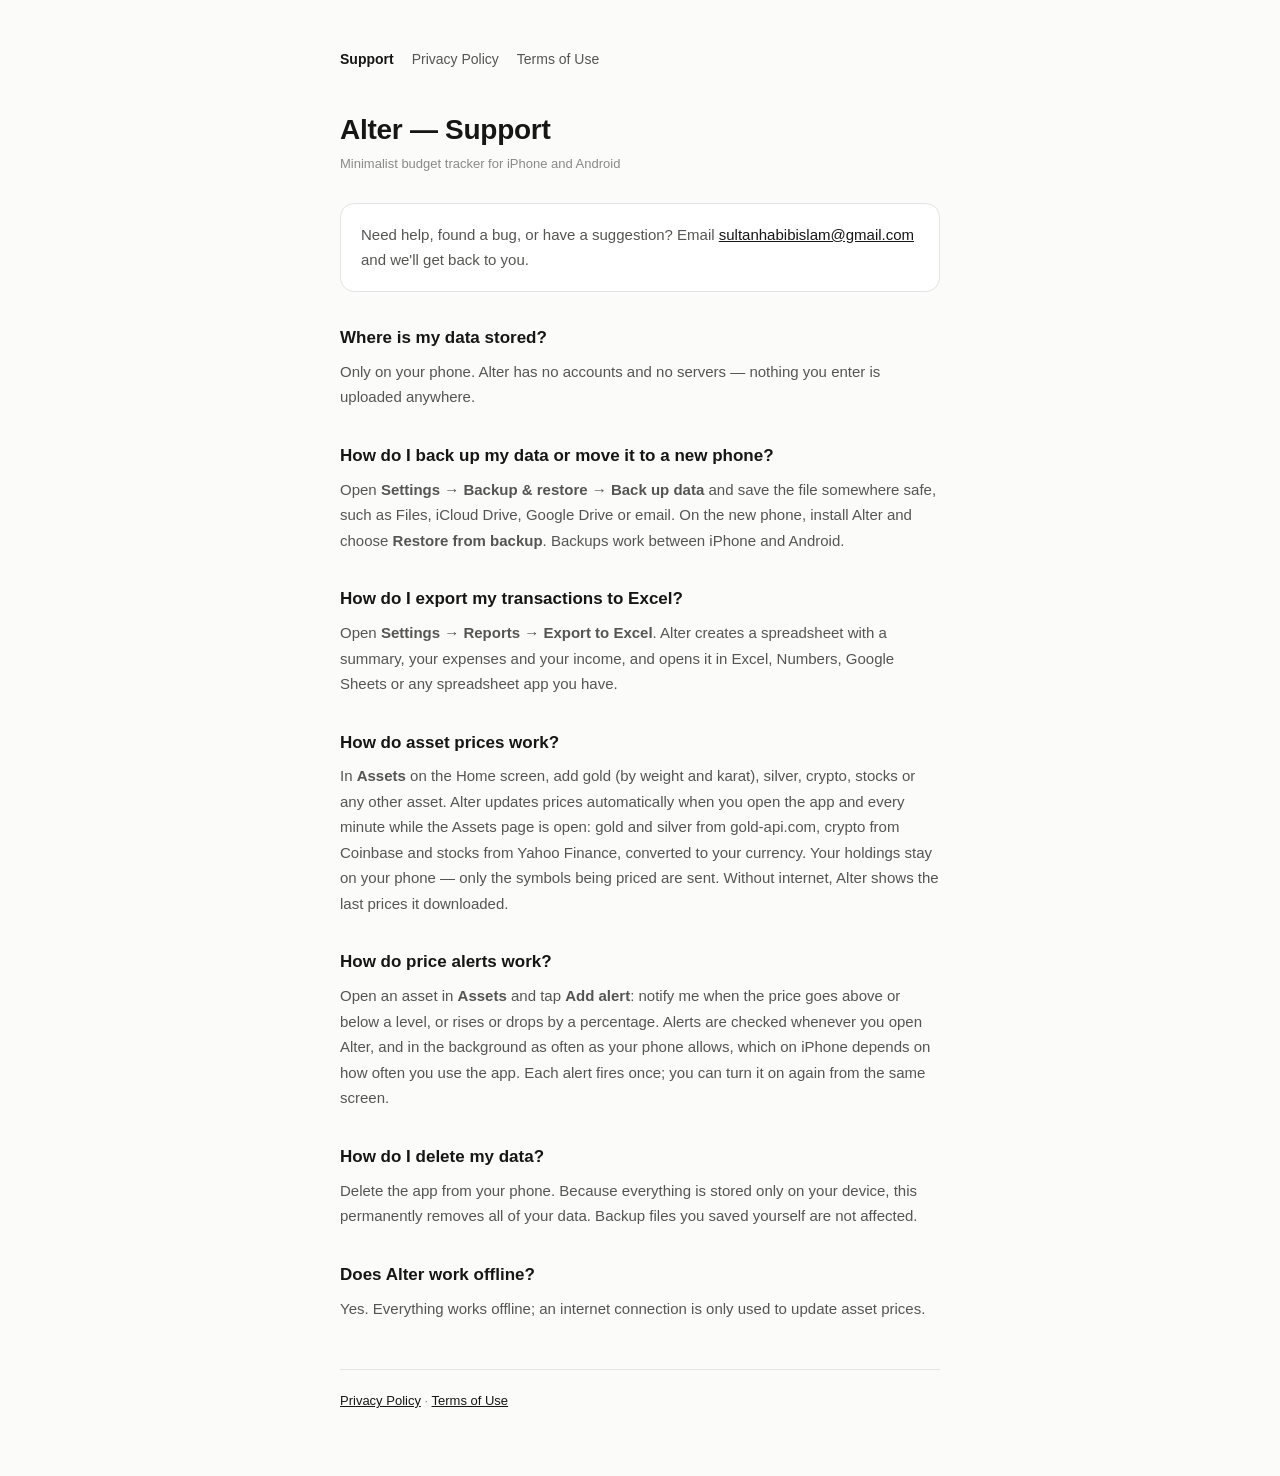
<file: index.html>
<!DOCTYPE html>
<html lang="en">
<head>
  <meta charset="UTF-8" />
  <meta name="viewport" content="width=device-width, initial-scale=1" />
  <title>Alter — Support</title>
  <meta name="description" content="Help and contact for Alter, the minimalist budget tracker." />
  <link rel="icon" href="icon.png" />
  <link rel="stylesheet" href="style.css" />
</head>
<body>
<main>
  <nav>
    <a href="index.html" aria-current="page">Support</a>
    <a href="privacy.html">Privacy Policy</a>
    <a href="terms.html">Terms of Use</a>
  </nav>

  <h1>Alter — Support</h1>
  <p class="meta">Minimalist budget tracker for iPhone and Android</p>

  <div class="card">
    <p>Need help, found a bug, or have a suggestion? Email <a href="mailto:sultanhabibislam@gmail.com">sultanhabibislam@gmail.com</a> and we'll get back to you.</p>
  </div>

  <h2>Where is my data stored?</h2>
  <p>Only on your phone. Alter has no accounts and no servers — nothing you enter is uploaded anywhere.</p>

  <h2>How do I back up my data or move it to a new phone?</h2>
  <p>Open <strong>Settings → Backup &amp; restore → Back up data</strong> and save the file somewhere safe, such as Files, iCloud Drive, Google Drive or email. On the new phone, install Alter and choose <strong>Restore from backup</strong>. Backups work between iPhone and Android.</p>

  <h2>How do I export my transactions to Excel?</h2>
  <p>Open <strong>Settings → Reports → Export to Excel</strong>. Alter creates a spreadsheet with a summary, your expenses and your income, and opens it in Excel, Numbers, Google Sheets or any spreadsheet app you have.</p>

  <h2>How do asset prices work?</h2>
  <p>In <strong>Assets</strong> on the Home screen, add gold (by weight and karat), silver, crypto, stocks or any other asset. Alter updates prices automatically when you open the app and every minute while the Assets page is open: gold and silver from gold-api.com, crypto from Coinbase and stocks from Yahoo Finance, converted to your currency. Your holdings stay on your phone — only the symbols being priced are sent. Without internet, Alter shows the last prices it downloaded.</p>

  <h2>How do price alerts work?</h2>
  <p>Open an asset in <strong>Assets</strong> and tap <strong>Add alert</strong>: notify me when the price goes above or below a level, or rises or drops by a percentage. Alerts are checked whenever you open Alter, and in the background as often as your phone allows, which on iPhone depends on how often you use the app. Each alert fires once; you can turn it on again from the same screen.</p>

  <h2>How do I delete my data?</h2>
  <p>Delete the app from your phone. Because everything is stored only on your device, this permanently removes all of your data. Backup files you saved yourself are not affected.</p>

  <h2>Does Alter work offline?</h2>
  <p>Yes. Everything works offline; an internet connection is only used to update asset prices.</p>

  <footer>
    <a href="privacy.html">Privacy Policy</a> · <a href="terms.html">Terms of Use</a>
  </footer>
</main>
</body>
</html>
</file>
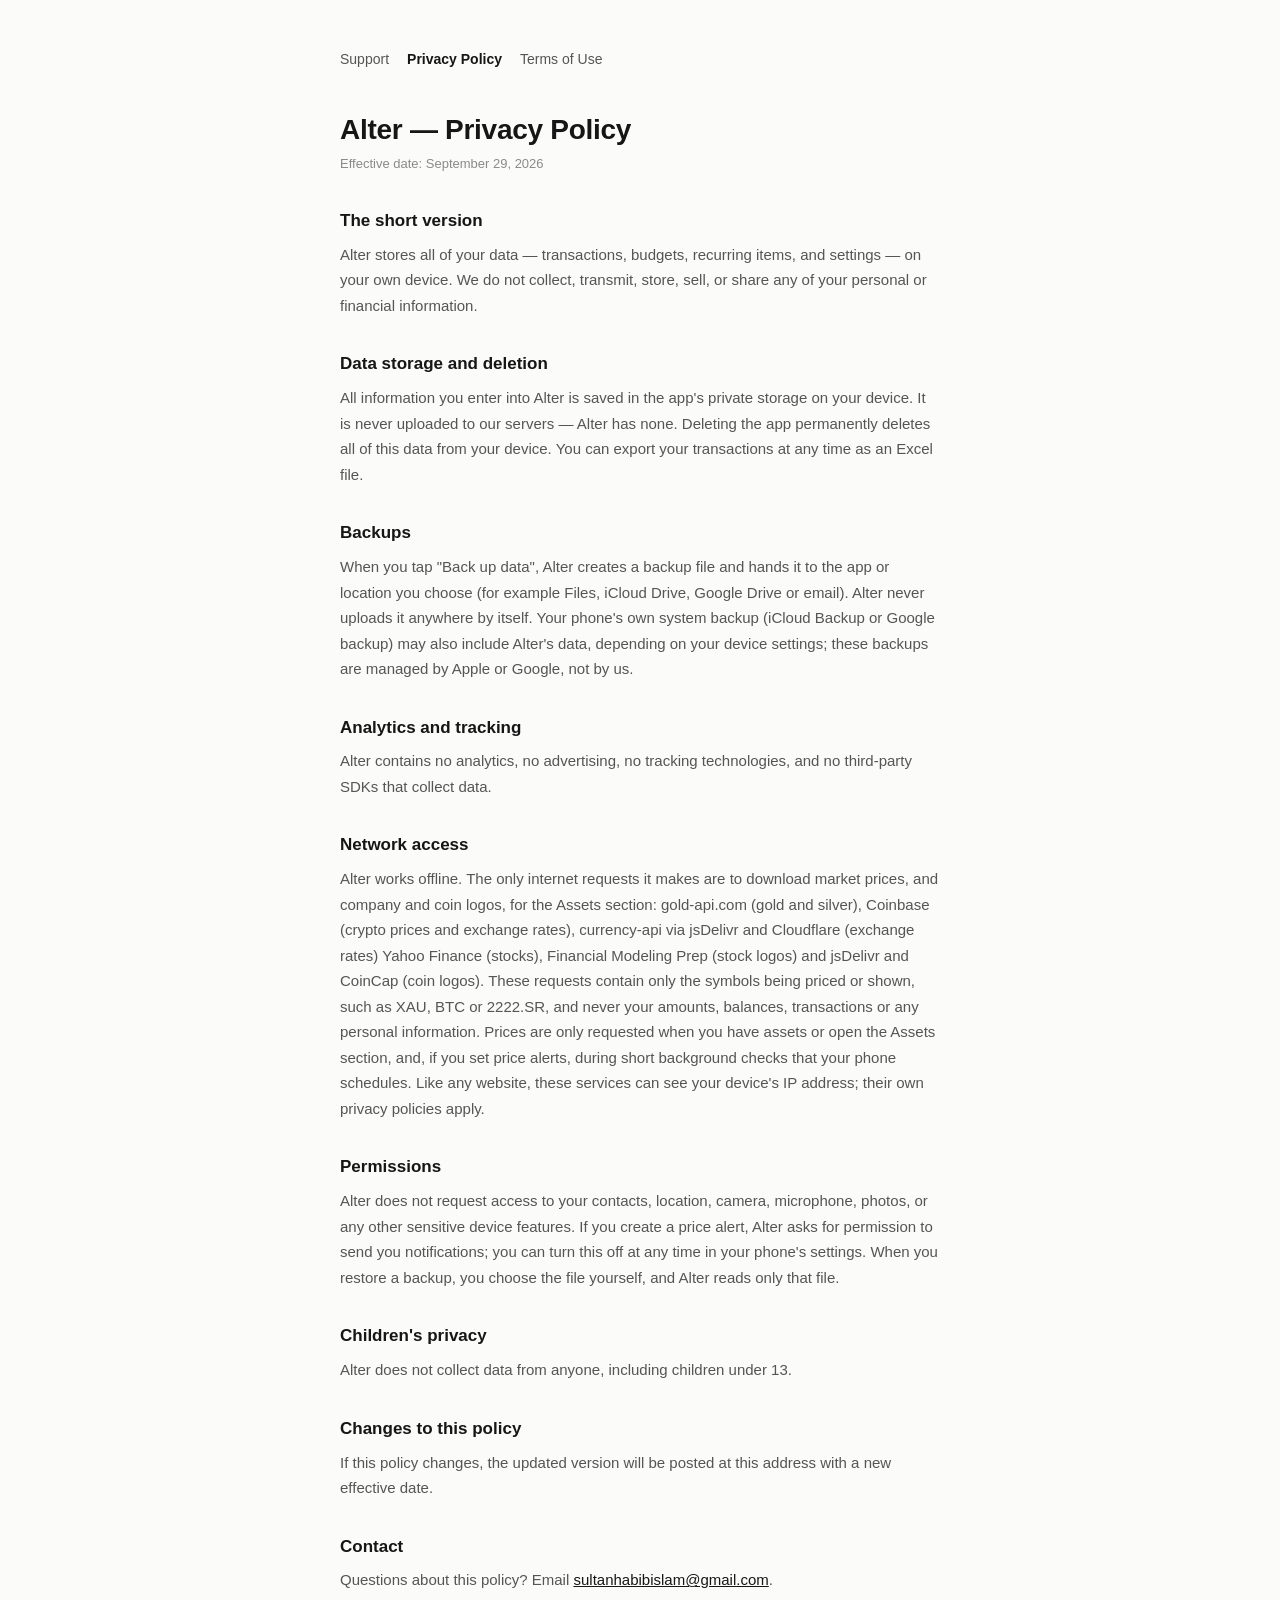
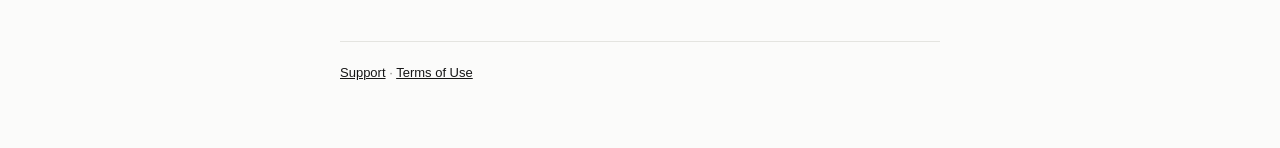
<file: privacy.html>
<!DOCTYPE html>
<html lang="en">
<head>
  <meta charset="UTF-8" />
  <meta name="viewport" content="width=device-width, initial-scale=1" />
  <title>Alter — Privacy Policy</title>
  <meta name="description" content="Privacy policy for Alter, the minimalist budget tracker." />
  <link rel="icon" href="icon.png" />
  <link rel="stylesheet" href="style.css" />
</head>
<body>
<main>
  <nav>
    <a href="index.html">Support</a>
    <a href="privacy.html" aria-current="page">Privacy Policy</a>
    <a href="terms.html">Terms of Use</a>
  </nav>

  <h1>Alter — Privacy Policy</h1>
  <p class="meta">Effective date: September 29, 2026</p>

  <h2>The short version</h2>
  <p>Alter stores all of your data — transactions, budgets, recurring items, and settings — on your own device. We do not collect, transmit, store, sell, or share any of your personal or financial information.</p>

  <h2>Data storage and deletion</h2>
  <p>All information you enter into Alter is saved in the app's private storage on your device. It is never uploaded to our servers — Alter has none. Deleting the app permanently deletes all of this data from your device. You can export your transactions at any time as an Excel file.</p>

  <h2>Backups</h2>
  <p>When you tap "Back up data", Alter creates a backup file and hands it to the app or location you choose (for example Files, iCloud Drive, Google Drive or email). Alter never uploads it anywhere by itself. Your phone's own system backup (iCloud Backup or Google backup) may also include Alter's data, depending on your device settings; these backups are managed by Apple or Google, not by us.</p>

  <h2>Analytics and tracking</h2>
  <p>Alter contains no analytics, no advertising, no tracking technologies, and no third-party SDKs that collect data.</p>

  <h2>Network access</h2>
  <p>Alter works offline. The only internet requests it makes are to download market prices, and company and coin logos, for the Assets section: gold-api.com (gold and silver), Coinbase (crypto prices and exchange rates), currency-api via jsDelivr and Cloudflare (exchange rates) Yahoo Finance (stocks), Financial Modeling Prep (stock logos) and jsDelivr and CoinCap (coin logos). These requests contain only the symbols being priced or shown, such as XAU, BTC or 2222.SR, and never your amounts, balances, transactions or any personal information. Prices are only requested when you have assets or open the Assets section, and, if you set price alerts, during short background checks that your phone schedules. Like any website, these services can see your device's IP address; their own privacy policies apply.</p>

  <h2>Permissions</h2>
  <p>Alter does not request access to your contacts, location, camera, microphone, photos, or any other sensitive device features. If you create a price alert, Alter asks for permission to send you notifications; you can turn this off at any time in your phone's settings. When you restore a backup, you choose the file yourself, and Alter reads only that file.</p>

  <h2>Children's privacy</h2>
  <p>Alter does not collect data from anyone, including children under 13.</p>

  <h2>Changes to this policy</h2>
  <p>If this policy changes, the updated version will be posted at this address with a new effective date.</p>

  <h2>Contact</h2>
  <p>Questions about this policy? Email <a href="mailto:sultanhabibislam@gmail.com">sultanhabibislam@gmail.com</a>.</p>

  <footer>
    <a href="index.html">Support</a> · <a href="terms.html">Terms of Use</a>
  </footer>
</main>
</body>
</html>
</file>
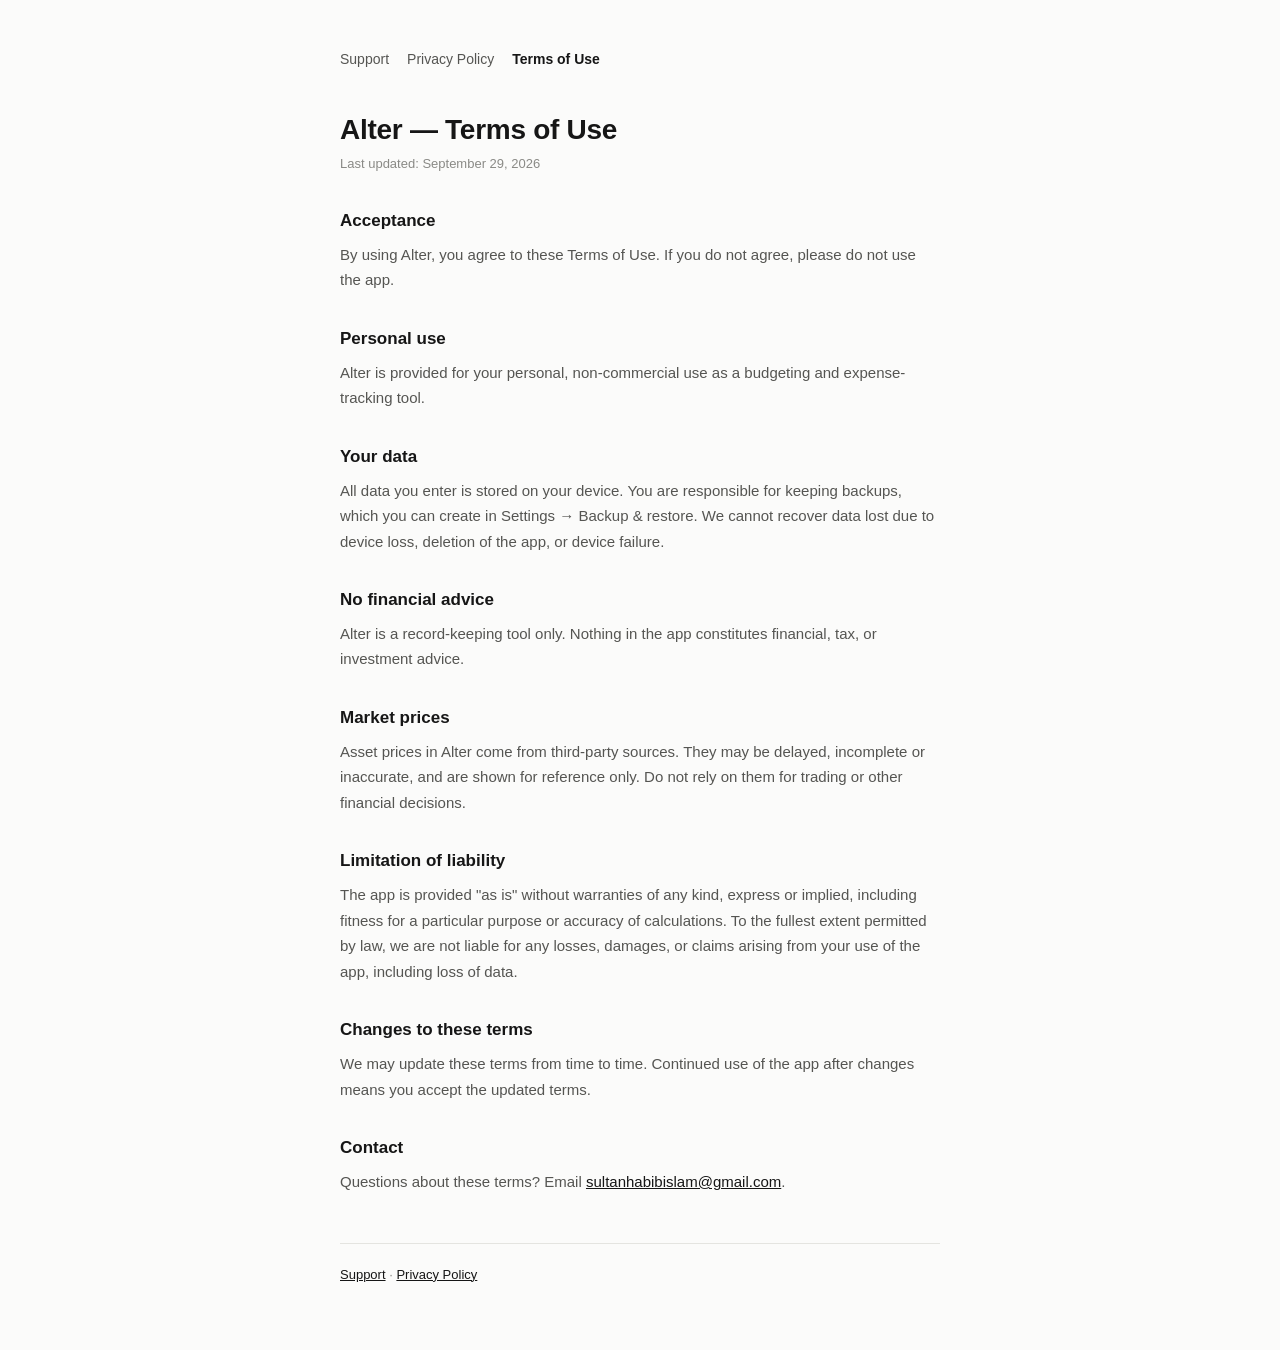
<file: terms.html>
<!DOCTYPE html>
<html lang="en">
<head>
  <meta charset="UTF-8" />
  <meta name="viewport" content="width=device-width, initial-scale=1" />
  <title>Alter — Terms of Use</title>
  <meta name="description" content="Terms of use for Alter, the minimalist budget tracker." />
  <link rel="icon" href="icon.png" />
  <link rel="stylesheet" href="style.css" />
</head>
<body>
<main>
  <nav>
    <a href="index.html">Support</a>
    <a href="privacy.html">Privacy Policy</a>
    <a href="terms.html" aria-current="page">Terms of Use</a>
  </nav>

  <h1>Alter — Terms of Use</h1>
  <p class="meta">Last updated: September 29, 2026</p>

  <h2>Acceptance</h2>
  <p>By using Alter, you agree to these Terms of Use. If you do not agree, please do not use the app.</p>

  <h2>Personal use</h2>
  <p>Alter is provided for your personal, non-commercial use as a budgeting and expense-tracking tool.</p>

  <h2>Your data</h2>
  <p>All data you enter is stored on your device. You are responsible for keeping backups, which you can create in Settings → Backup &amp; restore. We cannot recover data lost due to device loss, deletion of the app, or device failure.</p>

  <h2>No financial advice</h2>
  <p>Alter is a record-keeping tool only. Nothing in the app constitutes financial, tax, or investment advice.</p>

  <h2>Market prices</h2>
  <p>Asset prices in Alter come from third-party sources. They may be delayed, incomplete or inaccurate, and are shown for reference only. Do not rely on them for trading or other financial decisions.</p>

  <h2>Limitation of liability</h2>
  <p>The app is provided "as is" without warranties of any kind, express or implied, including fitness for a particular purpose or accuracy of calculations. To the fullest extent permitted by law, we are not liable for any losses, damages, or claims arising from your use of the app, including loss of data.</p>

  <h2>Changes to these terms</h2>
  <p>We may update these terms from time to time. Continued use of the app after changes means you accept the updated terms.</p>

  <h2>Contact</h2>
  <p>Questions about these terms? Email <a href="mailto:sultanhabibislam@gmail.com">sultanhabibislam@gmail.com</a>.</p>

  <footer>
    <a href="index.html">Support</a> · <a href="privacy.html">Privacy Policy</a>
  </footer>
</main>
</body>
</html>
</file>
<file: style.css>
:root {
  --bg: #fbfbfa;
  --text: #161616;
  --sub: #555552;
  --muted: #8a8a86;
  --border: #e4e4e0;
  --card: #ffffff;
}
@media (prefers-color-scheme: dark) {
  :root {
    --bg: #101010;
    --text: #f2f2f0;
    --sub: #b8b8b4;
    --muted: #85857f;
    --border: #2a2a28;
    --card: #181818;
  }
}
* { box-sizing: border-box; }
html, body { margin: 0; background: var(--bg); color: var(--text); }
body {
  font-family: -apple-system, BlinkMacSystemFont, 'SF Pro Text', 'Segoe UI', 'Noto Sans Arabic', Tahoma, sans-serif;
  line-height: 1.7;
  -webkit-font-smoothing: antialiased;
}
main { max-width: 640px; margin: 0 auto; padding: 48px 20px 64px; }
nav { display: flex; gap: 18px; font-size: 14px; margin-bottom: 40px; flex-wrap: wrap; }
nav a { color: var(--sub); text-decoration: none; }
nav a[aria-current="page"] { color: var(--text); font-weight: 600; }
h1 { font-size: 28px; font-weight: 600; line-height: 1.25; margin: 0 0 6px; letter-spacing: -0.01em; }
h2 { font-size: 17px; font-weight: 600; margin: 32px 0 6px; }
p, li { color: var(--sub); font-size: 15px; }
p { margin: 0 0 10px; }
.meta { color: var(--muted); font-size: 13px; margin-bottom: 28px; }
a { color: var(--text); }
.card { background: var(--card); border: 1px solid var(--border); border-radius: 14px; padding: 18px 20px; margin: 24px 0; }
.card p { margin: 0; }
footer { margin-top: 48px; padding-top: 20px; border-top: 1px solid var(--border); color: var(--muted); font-size: 13px; }
[dir="rtl"] { text-align: right; }
</file>
